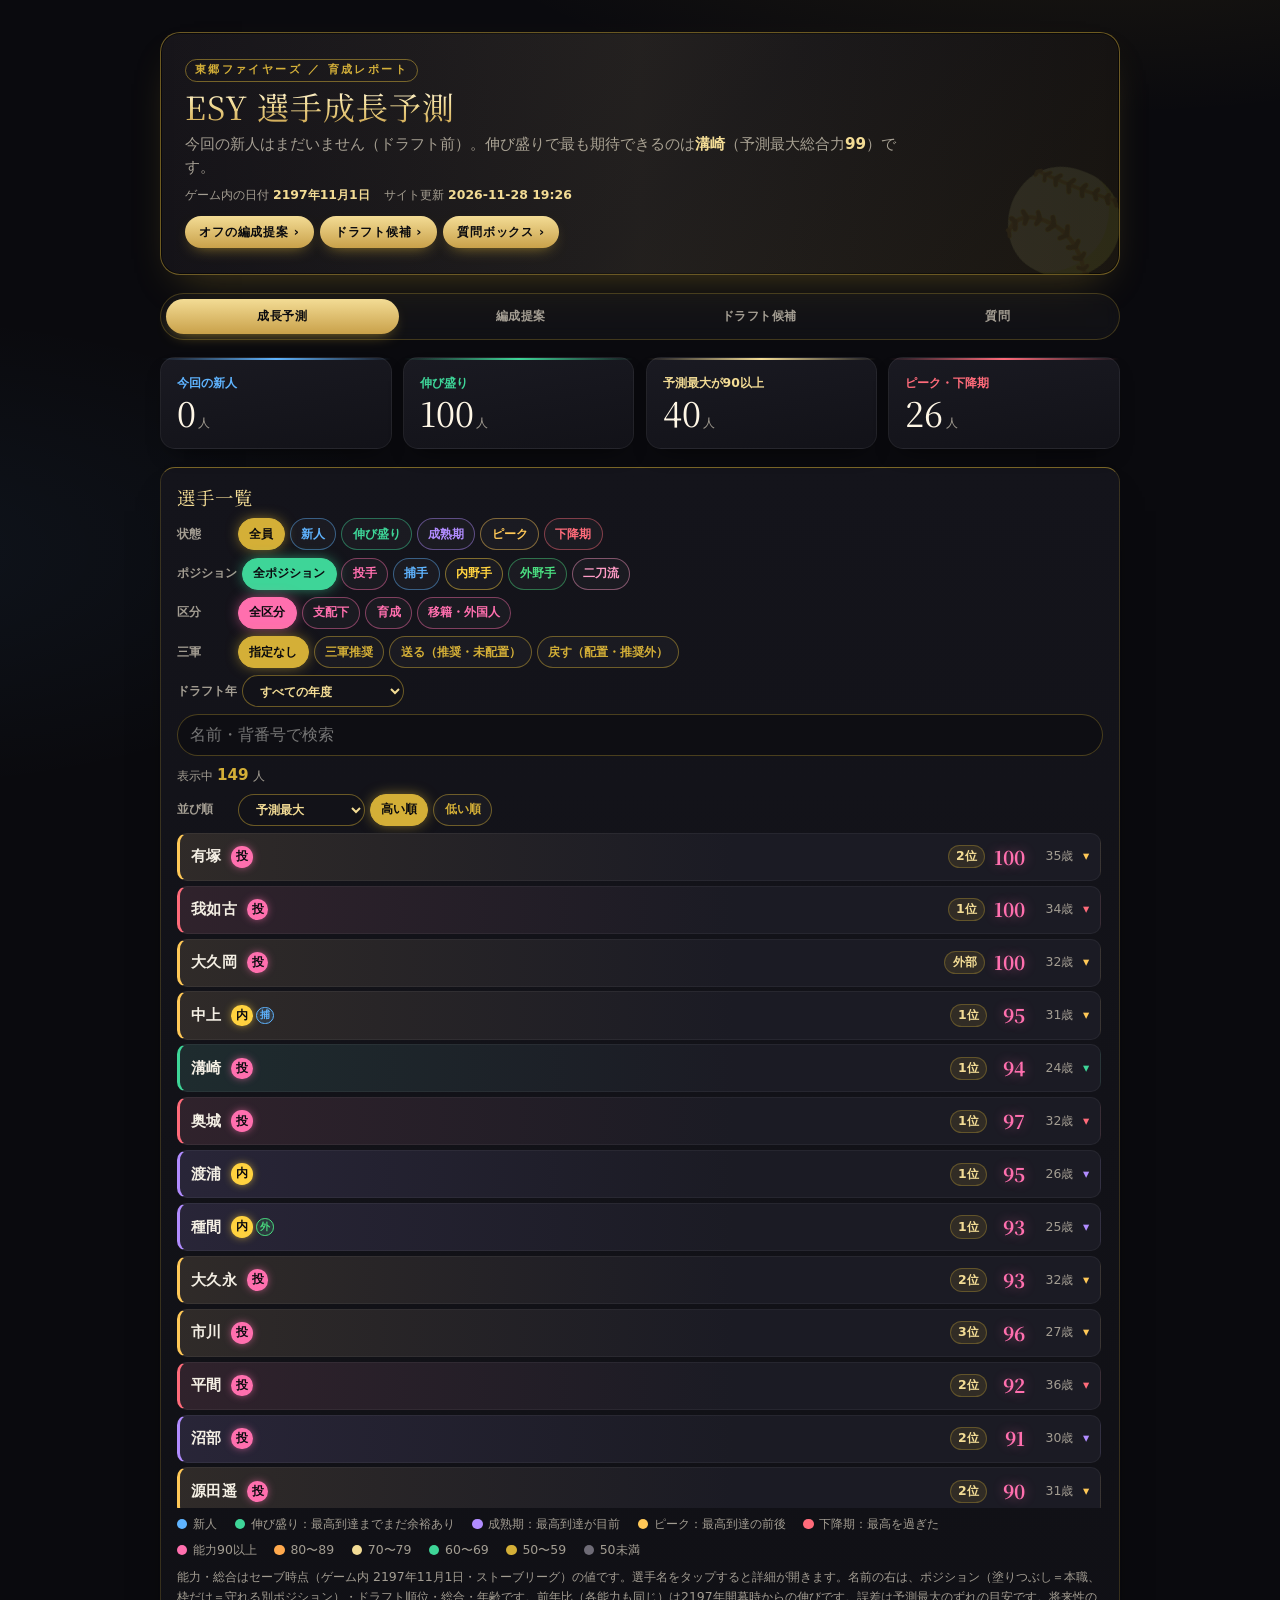
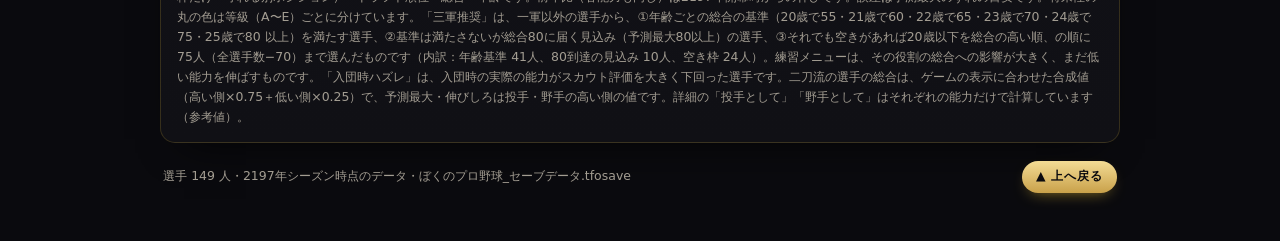
<file: docs/index.html>
<!DOCTYPE html>
<html lang="ja">
<head>
<meta charset="utf-8">
<meta name="viewport" content="width=device-width, initial-scale=1, viewport-fit=cover">
<meta name="color-scheme" content="dark">
<meta name="theme-color" content="#0a0a0e">
<title>ESY 選手成長予測</title>
<meta name="description" content="ぼくのプロ野球 選手成長予測ダッシュボード">
<link rel="preconnect" href="https://fonts.googleapis.com">
<link rel="preconnect" href="https://fonts.gstatic.com" crossorigin>
<link href="https://fonts.googleapis.com/css2?family=Noto+Serif+JP:wght@400;700&display=swap" rel="stylesheet">
<link rel="stylesheet" href="css/style.css">
</head>
<body>
<div class="bp" id="app">
  <header class="hero">
    <span class="eyebrow">ESY Co., ltd ／ 育成レポート</span>
    <h1>ESY 選手成長予測</h1>
    <p class="lede">今回の新人は<b id="s_new">—</b>人。新人で最も期待できるのは<b id="s_topnew">—</b>（予測最大総合力<b id="s_topnewv">—</b>）です。</p>
    <p class="asof" id="asof"></p>
    <div class="jumps">
      <button class="jump" type="button" data-tab="plan">オフの編成提案 ›</button>
      <button class="jump" type="button" data-tab="draft">ドラフト候補 ›</button>
      <button class="jump" type="button" data-tab="qa">質問ボックス ›</button>
    </div>
  </header>

  <nav class="tabs" id="tabs" aria-label="表示の切り替え">
    <button class="tab" type="button" data-tab="growth" aria-selected="true">成長予測</button>
    <button class="tab" type="button" data-tab="plan" aria-selected="false">編成提案</button>
    <button class="tab" type="button" data-tab="draft" aria-selected="false">ドラフト候補</button>
    <button class="tab" type="button" data-tab="qa" aria-selected="false">質問</button>
  </nav>

  <div class="panel" id="tab-growth">
  <div class="tiles">
    <div class="tile t1"><div class="lab">今回の新人</div><div class="num"><span id="t_new">—</span><span class="unit">人</span></div></div>
    <div class="tile t2"><div class="lab">伸び盛り</div><div class="num"><span id="t_grow">—</span><span class="unit">人</span></div></div>
    <div class="tile t3"><div class="lab">予測最大が<span id="th_star">—</span>以上</div><div class="num"><span id="t_star">—</span><span class="unit">人</span></div></div>
    <div class="tile t4"><div class="lab">ピーク・下降期</div><div class="num"><span id="t_peak">—</span><span class="unit">人</span></div></div>
  </div>

  <section class="card" id="list">
    <h2>選手一覧</h2>
    <div class="ctl">
      <span class="lbl">状態</span>
      <button class="chip" type="button" data-group="status" data-value="" aria-pressed="true">全員</button>
      <button class="chip" type="button" data-group="status" data-value="新人" aria-pressed="false">新人</button>
      <button class="chip" type="button" data-group="status" data-value="伸び盛り" aria-pressed="false">伸び盛り</button>
      <button class="chip" type="button" data-group="status" data-value="成熟期" aria-pressed="false">成熟期</button>
      <button class="chip" type="button" data-group="status" data-value="ピーク" aria-pressed="false">ピーク</button>
      <button class="chip" type="button" data-group="status" data-value="下降期" aria-pressed="false">下降期</button>
    </div>
    <div class="ctl">
      <span class="lbl">ポジション</span>
      <button class="chip" type="button" data-group="role" data-value="" aria-pressed="true">全ポジション</button>
      <button class="chip" type="button" data-group="role" data-value="投手" aria-pressed="false">投手</button>
      <button class="chip" type="button" data-group="role" data-value="捕手" aria-pressed="false">捕手</button>
      <button class="chip" type="button" data-group="role" data-value="内野手" aria-pressed="false">内野手</button>
      <button class="chip" type="button" data-group="role" data-value="外野手" aria-pressed="false">外野手</button>
      <button class="chip" type="button" data-group="role" data-value="二刀流" aria-pressed="false">二刀流</button>
    </div>
    <div class="ctl">
      <span class="lbl">区分</span>
      <button class="chip" type="button" data-group="kubun" data-value="" aria-pressed="true">全区分</button>
      <button class="chip" type="button" data-group="kubun" data-value="支配下" aria-pressed="false">支配下</button>
      <button class="chip" type="button" data-group="kubun" data-value="育成" aria-pressed="false">育成</button>
      <button class="chip" type="button" data-group="kubun" data-value="移籍・外国人" aria-pressed="false">移籍・外国人</button>
    </div>
    <div class="ctl">
      <span class="lbl">三軍</span>
      <button class="chip" type="button" data-group="tri" data-value="" aria-pressed="true">指定なし</button>
      <button class="chip" type="button" data-group="tri" data-value="rec" aria-pressed="false">三軍推奨</button>
      <button class="chip" type="button" data-group="tri" data-value="in" aria-pressed="false">送る（推奨・未配置）</button>
      <button class="chip" type="button" data-group="tri" data-value="out" aria-pressed="false">戻す（配置・推奨外）</button>
    </div>
    <div class="ctl">
      <span class="lbl">ドラフト年</span>
      <select class="sel" id="dyear" aria-label="ドラフト年で絞り込み"></select>
    </div>
    <div class="srch">
      <input class="search" id="search" type="search" placeholder="名前・背番号で検索" aria-label="名前・背番号で検索" autocomplete="off">
      <button class="sx" type="button" data-clear="search" aria-label="検索の文字をすべて消す" hidden>×</button>
    </div>
    <div class="count">表示中 <b id="shown">—</b> 人</div>
    <div class="ctl">
      <span class="lbl">並び順</span>
      <select class="sel" id="sortsel" aria-label="並び順">
        <option value="予測最大">予測最大</option>
        <option value="前年比">前年比</option>
        <option value="現在">総合</option>
        <option value="伸びしろ">伸びしろ</option>
        <option value="年齢">年齢</option>
        <option value="ドラフト年">ドラフト年</option>
        <option value="背番号">背番号</option>
        <option value="状態">状態</option>
      </select>
      <button class="chip" type="button" data-group="dir" data-value="-1" aria-pressed="true">高い順</button>
      <button class="chip" type="button" data-group="dir" data-value="1" aria-pressed="false">低い順</button>
    </div>
    <div class="plist" id="rows"><div class="wait">データを読み込んでいます…</div></div>
    <div class="legend"><span style="--k:var(--s-new)"><i></i>新人</span><span style="--k:var(--s-grow)"><i></i>伸び盛り：最高到達までまだ余裕あり</span><span style="--k:var(--s-mid)"><i></i>成熟期：最高到達が目前</span><span style="--k:var(--s-peak)"><i></i>ピーク：最高到達の前後</span><span style="--k:var(--s-down)"><i></i>下降期：最高を過ぎた</span></div>
    <div class="legend" id="ablegend"></div>
    <p class="note" id="note"></p>
  </section>
  </div>

  <div class="panel" id="tab-plan" hidden>
  <section class="card plan" id="plan">
    <h2>オフの編成提案</h2>
    <div class="count" id="plan_asof">読み込んでいます…</div>
    <div class="hcwrap" id="hc"></div>
    <div class="dpick" id="dpick" hidden>
      <div class="ctl">
        <span class="lbl">支配下の目標（ドラフト前）</span>
        <span class="ctl" id="tg_chips"></span>
      </div>
      <div class="ctl">
        <span class="lbl">ドラフトの指名人数</span>
        <label class="dpl">支配下 <input class="dpi" id="dp_reg" type="number" inputmode="numeric" min="0" max="20" value="0"></label>
        <label class="dpl">育成 <input class="dpi" id="dp_dev" type="number" inputmode="numeric" min="0" max="20" value="0"></label>
      </div>
      <div class="count">目標を選ぶと、支配下をその人数まで減らす案に切り替わります。育成の指名人数を入れると、ドラフト後に育成80人になるように育成の戦力外の人数が変わります。</div>
    </div>
    <div class="legend" id="plan_legend"></div>
    <div class="tiles ptiles" id="plan_tiles"></div>
    <div id="plan_lists"></div>
    <p class="note" id="plan_note"></p>
  </section>
  </div>

  <div class="panel" id="tab-draft" hidden>
  <section class="card dft" id="draftcard">
    <h2>ドラフト候補 <span class="h2sub" id="dft_year"></span></h2>
    <div class="count" id="dft_asof">読み込んでいます…</div>
    <div class="needs" id="dft_needs"></div>
    <div id="dft_rec"></div>
    <div id="dft_frames"></div>
    <div class="dftall" id="dft_allwrap" hidden>
      <h3 class="h3">候補の一覧 <span class="cnt" id="dft_n"></span></h3>
      <div class="ctl">
        <span class="lbl">ポジション</span>
        <button class="chip" type="button" data-dgroup="role" data-value="" aria-pressed="true">全ポジション</button>
        <button class="chip" type="button" data-dgroup="role" data-value="投手" aria-pressed="false">投手</button>
        <button class="chip" type="button" data-dgroup="role" data-value="捕手" aria-pressed="false">捕手</button>
        <button class="chip" type="button" data-dgroup="role" data-value="内野手" aria-pressed="false">内野手</button>
        <button class="chip" type="button" data-dgroup="role" data-value="外野手" aria-pressed="false">外野手</button>
        <button class="chip" type="button" data-dgroup="role" data-value="二刀流" aria-pressed="false">二刀流</button>
      </div>
      <div class="ctl">
        <span class="lbl">注目度</span>
        <button class="chip" type="button" data-dgroup="attn" data-value="" aria-pressed="true">すべて</button>
        <button class="chip" type="button" data-dgroup="attn" data-value="A" aria-pressed="false">A</button>
        <button class="chip" type="button" data-dgroup="attn" data-value="B" aria-pressed="false">B</button>
        <button class="chip" type="button" data-dgroup="attn" data-value="C" aria-pressed="false">C</button>
        <button class="chip" type="button" data-dgroup="attn" data-value="D" aria-pressed="false">D以下</button>
      </div>
      <div class="ctl">
        <span class="lbl">将来性</span>
        <button class="chip" type="button" data-dgroup="grade" data-value="" aria-pressed="true">すべて</button>
        <button class="chip" type="button" data-dgroup="grade" data-value="A" aria-pressed="false">A</button>
        <button class="chip" type="button" data-dgroup="grade" data-value="B" aria-pressed="false">B</button>
        <button class="chip" type="button" data-dgroup="grade" data-value="C" aria-pressed="false">C</button>
        <button class="chip" type="button" data-dgroup="grade" data-value="D" aria-pressed="false">D以下</button>
      </div>
      <div class="ctl">
        <span class="lbl">並び順</span>
        <select class="sel" id="dft_sort" aria-label="候補の並び順">
          <option value="予測最大">予測最大</option>
          <option value="スカウト順位">スカウト順位</option>
          <option value="関心数">興味球団数</option>
          <option value="総合">総合</option>
        </select>
        <button class="chip" type="button" data-dgroup="dir" data-value="-1" aria-pressed="true">高い順</button>
        <button class="chip" type="button" data-dgroup="dir" data-value="1" aria-pressed="false">低い順</button>
      </div>
      <div class="srch">
        <input class="search" id="dft_search" type="search" placeholder="名前で検索" aria-label="候補を名前で検索" autocomplete="off">
        <button class="sx" type="button" data-clear="dft_search" aria-label="検索の文字をすべて消す" hidden>×</button>
      </div>
      <div class="count">名前の左の □ をタップすると「指名済」になり、候補の一覧から消えます（下の指名済リストに入ります）。</div>
      <div class="plist" id="dft_rows"></div>
      <div class="pkd" id="dft_pickedwrap" hidden>
        <h3 class="h3">指名済リスト <span class="cnt" id="dft_pn"></span><button class="chip" type="button" id="dft_unpick_all">すべて候補に戻す</button></h3>
        <div class="count">チェックをタップすると候補の一覧に戻ります。指名済の記録はこの端末に保存されます。</div>
        <div class="plist" id="dft_picked"></div>
      </div>
    </div>
    <p class="note" id="dft_note"></p>
  </section>
  </div>

  <div class="panel" id="tab-qa" hidden>
  <section class="card qa" id="qa">
    <h2>質問ボックス</h2>
    <div class="count">これまでの質問 <b id="qa_n">—</b> 件　タップで回答が開きます</div>
    <div class="qalist" id="qalist"></div>
  </section>
  </div>

  <footer class="pagefoot">
    <span id="datainfo"></span>
    <button class="totop" type="button" data-jump="app">▲ 上へ戻る</button>
  </footer>
</div>
<script src="js/app.js"></script>
</body>
</html>
</file>
<file: docs/css/style.css>
/* ============================================================
   ESY 選手成長予測  スタイル（常に黒基調・金のアクセント）
   - 色はすべて :root の変数で決めている。変えたいときはここだけ
   - クラス名に「ad」を含めない（iPhoneの広告ブロック対策）
   ============================================================ */

:root {
  color-scheme: dark;
  --font-sans: system-ui, -apple-system, "Segoe UI", "Hiragino Sans", "Hiragino Kaku Gothic ProN", "BIZ UDPGothic", "Yu Gothic UI", "Meiryo", sans-serif;
  --font-serif: "Noto Serif JP", "Hiragino Mincho ProN", "Yu Mincho", "BIZ UDPMincho", serif;

  --fs-caption: .78rem;
  --fs-body: .95rem;
  --fs-heading: 1.15rem;
  --fs-title: 1.7rem;
  --radius: 10px;
  --gap-xs: .45rem;
  --gap-sm: .7rem;
  --gap-md: 1.1rem;
  --pad-md: 1rem;
  --pad-lg: 1.5rem;

  --color-bg: #0a0a0e;
  --color-panel: #15151c;
  --panel2: #1b1b24;
  --color-fg: #f4efe4;
  --color-fg-muted: #a39d92;
  --color-border-line: rgba(212, 175, 55, .18);
  --color-ok: #3ed598;
  --color-warn: #ffc857;
  --color-bad: #ff6b7a;
  --on-accent: #0a0a0e;
  --gold: #d4af37;
  --gold2: #f3dc95;
  --gold-soft: rgba(212, 175, 55, .12);
  --gold-line: rgba(212, 175, 55, .4);
  --c0: #d4af37; --c1: #ffa94d; --c2: #3ed598; --c3: #ff6fae;
  --c4: #b18cff; --c5: #f3dc95; --c6: #5fb4ff; --c7: #6e6b76;
  --p-p: #ff6fae; --p-c: #5fb4ff; --p-i: #ffd23f; --p-o: #4ade80;
  --s-new: #5fb4ff; --s-grow: #3ed598; --s-mid: #b18cff; --s-peak: #ffc857; --s-down: #ff6b7a;
  --hero-bg: linear-gradient(135deg, #17151a 0%, #100f14 55%, #1a1610 100%);
  --h1-grad: linear-gradient(180deg, #fff7df 0%, #f3dc95 45%, #c9a14a 100%);
  --tile-bg: linear-gradient(170deg, #1a1a22, #121218);
  --card-bg: linear-gradient(180deg, #14141b, #101015);
  --shadow: 0 20px 40px -24px rgba(0, 0, 0, .9);
  --row-line: rgba(255, 255, 255, .06);
  --row-bg: rgba(255, 255, 255, .02);
  --bar-track: rgba(255, 255, 255, .07);
  --bar-cur: rgba(244, 239, 228, .35);
  --page-bg: radial-gradient(1200px 500px at 85% -10%, rgba(212, 175, 55, .12), transparent 60%), radial-gradient(900px 400px at -10% 30%, rgba(95, 180, 255, .06), transparent 60%), #0a0a0e;
}

/* ---------- 土台 ---------- */
* { box-sizing: border-box; }
html { -webkit-text-size-adjust: 100%; background: #0a0a0e; }
body {
  margin: 0;
  background: var(--page-bg);
  color: var(--color-fg);
  font-family: var(--font-sans);
  font-size: var(--fs-body);
  line-height: 1.5;
  min-height: 100vh;
  overflow-x: hidden;
}
::selection { background: rgba(212, 175, 55, .35); }
button { font: inherit; }

.bp {
  display: flex; flex-direction: column; gap: var(--gap-md);
  max-width: 64rem; margin: 0 auto;
  padding: clamp(.9rem, 3vw, 2rem);
}

/* ---------- ヒーロー ---------- */
.hero {
  position: relative; overflow: hidden;
  border-radius: calc(var(--radius) * 2);
  padding: var(--pad-lg) var(--pad-lg) calc(var(--pad-lg) * 1.1);
  background: var(--hero-bg);
  border: 1px solid rgba(212, 175, 55, .45);
  box-shadow: 0 0 0 1px rgba(0, 0, 0, .6) inset, 0 18px 40px -20px rgba(212, 175, 55, .35);
}
.hero::before { content: ""; position: absolute; inset: 0; background: linear-gradient(90deg, transparent, rgba(243, 220, 149, .08), transparent); pointer-events: none; }
.hero::after { content: "⚾"; position: absolute; right: -.6rem; bottom: -1.6rem; font-size: 6.5rem; opacity: .09; transform: rotate(-18deg); pointer-events: none; filter: sepia(1) saturate(3) hue-rotate(5deg); }
.eyebrow { display: inline-block; font-size: .68rem; font-weight: 700; letter-spacing: .22em; text-transform: uppercase; color: var(--gold); border: 1px solid rgba(212, 175, 55, .5); padding: .15rem .55rem; border-radius: 999px; }
h1 {
  font-family: var(--font-serif); font-weight: 400;
  font-size: clamp(1.5rem, 4.5vw, 2rem); margin: .35rem 0 0; line-height: 1.2; letter-spacing: .03em;
  background: var(--h1-grad); -webkit-background-clip: text; background-clip: text; color: transparent;
}
.lede { margin: var(--gap-xs) 0 0; color: var(--color-fg-muted); max-width: 46rem; }
.lede b { font-weight: 700; color: var(--gold2); }
.asof { margin: .5rem 0 0; font-size: var(--fs-caption); color: var(--color-fg-muted); display: flex; flex-wrap: wrap; gap: .3rem .9rem; }
.asof b { color: var(--gold2); font-weight: 700; }
.jump, .totop {
  position: relative; z-index: 1; margin-top: .7rem;
  font-size: var(--fs-caption); font-weight: 700; letter-spacing: .06em;
  color: #0a0a0e; background: linear-gradient(180deg, #f3dc95, #c9a14a);
  border: 0; border-radius: 999px; padding: .4rem .9rem; cursor: pointer;
  box-shadow: 0 6px 16px -8px rgba(212, 175, 55, .8);
}

/* ---------- タイル ---------- */
.tiles { display: grid; grid-template-columns: repeat(auto-fit, minmax(min(100%, 9rem), 1fr)); gap: var(--gap-sm); }
.tile {
  --k: var(--c0); position: relative; border-radius: calc(var(--radius) * 1.5); padding: var(--pad-md);
  background: var(--tile-bg); border: 1px solid rgba(255, 255, 255, .06); box-shadow: 0 10px 24px -14px rgba(0, 0, 0, .9);
}
.tile::before { content: ""; position: absolute; left: 0; right: 0; top: 0; height: 2px; border-radius: 999px; background: linear-gradient(90deg, transparent, var(--k), transparent); }
.tile.t1 { --k: var(--s-new); } .tile.t2 { --k: var(--s-grow); } .tile.t3 { --k: var(--c5); } .tile.t4 { --k: var(--s-down); }
.tile .lab { font-size: var(--fs-caption); font-weight: 600; color: var(--k); }
.tile .num { font-family: var(--font-serif); font-size: calc(var(--fs-title) * 1.25); font-variant-numeric: tabular-nums; line-height: 1.15; color: #fff7e6; }
.tile .unit { font-size: var(--fs-caption); color: var(--color-fg-muted); margin-left: .15rem; font-family: var(--font-sans); }

/* ---------- カード ---------- */
.card {
  background: var(--card-bg); border: 1px solid rgba(212, 175, 55, .2); border-top: 1px solid rgba(212, 175, 55, .55);
  border-radius: calc(var(--radius) * 1.5); padding: var(--pad-md); display: flex; flex-direction: column; gap: var(--gap-xs);
  box-shadow: var(--shadow);
}
.card h2 { font-family: var(--font-serif); font-weight: 400; letter-spacing: .06em; color: var(--gold2); font-size: var(--fs-heading); margin: 0; }
.note { font-size: var(--fs-caption); color: var(--color-fg-muted); margin: 0; line-height: 1.6; }

/* ---------- 操作部品 ---------- */
.ctl { display: flex; flex-wrap: wrap; gap: .3rem; align-items: center; }
.ctl .lbl { font-size: var(--fs-caption); font-weight: 700; color: var(--color-fg-muted); min-width: 4.5em; }
.chip {
  --k: var(--c0); font-size: var(--fs-caption); font-weight: 600; padding: .25rem .65rem; border-radius: 999px; cursor: pointer;
  border: 1px solid color-mix(in srgb, var(--k) 45%, transparent); background: rgba(255, 255, 255, .03); color: var(--k);
  transition: background .15s; min-height: 2rem;
}
.chip[aria-pressed="true"] { background: var(--k); color: var(--on-accent); border-color: var(--k); box-shadow: 0 0 14px -2px color-mix(in srgb, var(--k) 70%, transparent); }
.chip[data-value="新人"] { --k: var(--s-new); } .chip[data-value="伸び盛り"] { --k: var(--s-grow); } .chip[data-value="成熟期"] { --k: var(--s-mid); }
.chip[data-value="ピーク"] { --k: var(--s-peak); } .chip[data-value="下降期"] { --k: var(--s-down); }
.chip[data-group="role"] { --k: var(--c2); } .chip[data-group="kubun"] { --k: var(--c3); } .chip[data-group="tri"] { --k: var(--gold); }
.chip[data-group="role"][data-value="投手"] { --k: var(--p-p); } .chip[data-group="role"][data-value="捕手"] { --k: var(--p-c); }
.chip[data-group="role"][data-value="内野手"] { --k: var(--p-i); } .chip[data-group="role"][data-value="外野手"] { --k: var(--p-o); }
.sel {
  font: inherit; font-size: var(--fs-caption); font-weight: 700; padding: .35rem 2rem .35rem .8rem; border-radius: 999px; cursor: pointer;
  color: var(--gold2); border: 1.5px solid rgba(212, 175, 55, .45); background: #121218; min-height: 2rem;
}
.sel option { background: #121218; color: var(--color-fg); }
.search {
  font: inherit; font-size: 16px; padding: .5rem .75rem; border: 1.5px solid rgba(212, 175, 55, .3); border-radius: 999px;
  background: #0e0e13; color: var(--color-fg); width: 100%;
}
.search:focus { outline: none; border-color: var(--gold); box-shadow: 0 0 0 3px rgba(212, 175, 55, .2); }
.count { font-size: var(--fs-caption); color: var(--color-fg-muted); }
.count b { color: var(--gold); font-size: var(--fs-body); }

/* ---------- 選手リスト ---------- */
.plist { display: flex; flex-direction: column; gap: .3rem; max-height: 75vh; overflow: auto; padding-right: .1rem; scrollbar-color: rgba(212, 175, 55, .4) transparent; }
.wait, .error { padding: 1rem; color: var(--color-fg-muted); font-size: var(--fs-caption); }
.error { color: var(--color-bad); border: 1px solid var(--color-bad); border-radius: var(--radius); line-height: 1.7; }
.pl {
  --k: var(--c7);
  background: linear-gradient(90deg, color-mix(in srgb, var(--k) 9%, var(--panel2)), var(--panel2) 60%);
  border: 1px solid rgba(255, 255, 255, .05); border-left: 3px solid var(--k); border-radius: var(--radius);
  transition: border-color .15s, box-shadow .15s;
}
.pl:hover { border-color: rgba(212, 175, 55, .35); }
.pl.open { background: linear-gradient(180deg, color-mix(in srgb, var(--k) 12%, #1d1d27), #17171f); border-color: rgba(212, 175, 55, .4); box-shadow: 0 12px 28px -16px rgba(0, 0, 0, .95), 0 0 0 1px rgba(212, 175, 55, .12); }
.plh {
  color: var(--color-fg); background: none; border: 0; width: 100%;
  display: flex; align-items: center; gap: .6rem; padding: .55rem .7rem; cursor: pointer; text-align: left;
}
.plh .nm { font-weight: 700; font-size: var(--fs-body); letter-spacing: .02em; flex: 0 1 auto; min-width: 0; overflow: hidden; text-overflow: ellipsis; white-space: nowrap; }
.plh .pos { display: inline-flex; gap: .2rem; align-items: center; margin-right: auto; }
.plh .pm0 { display: inline-flex; align-items: center; justify-content: center; width: 1.35rem; height: 1.35rem; border-radius: 50%; font-size: .72rem; font-weight: 800; color: #0a0a0e; background: var(--pc); box-shadow: 0 0 10px -2px var(--pc); }
.plh .ps { display: inline-flex; align-items: center; justify-content: center; width: 1.1rem; height: 1.1rem; border-radius: 50%; font-size: .6rem; font-weight: 800; color: var(--pc); border: 1.5px solid var(--pc); background: color-mix(in srgb, var(--pc) 12%, transparent); }
.plh .rk { font-size: var(--fs-caption); font-weight: 700; padding: .08rem .45rem; border-radius: 999px; white-space: nowrap; color: var(--gold2); background: rgba(212, 175, 55, .12); border: 1px solid rgba(212, 175, 55, .3); }
.plh .rk.dev { color: #ff9cc6; background: rgba(255, 111, 174, .1); border-color: rgba(255, 111, 174, .35); }
.plh .ov { font-family: var(--font-serif); font-size: calc(var(--fs-body) * 1.25); font-weight: 700; color: var(--t); min-width: 1.8rem; text-align: right; font-variant-numeric: tabular-nums; text-shadow: 0 0 12px color-mix(in srgb, var(--t) 45%, transparent); }
.plh .ag { font-variant-numeric: tabular-nums; color: var(--color-fg-muted); font-size: var(--fs-caption); min-width: 2.4rem; text-align: right; }
.plh .chev { color: var(--k); font-size: var(--fs-caption); }

.pld { padding: 0 .7rem .7rem; display: flex; flex-direction: column; gap: .55rem; }
.tags { display: flex; flex-wrap: wrap; gap: .3rem; align-items: center; }
.tag { display: inline-flex; align-items: center; gap: .3rem; font-size: var(--fs-caption); padding: .12rem .5rem; border-radius: 999px; background: rgba(255, 255, 255, .05); border: 1px solid rgba(255, 255, 255, .06); }
.tag .grd { width: 1.25rem; height: 1.25rem; }
.pill { display: inline-block; font-size: var(--fs-caption); font-weight: 700; padding: .15rem .55rem; border-radius: 999px; color: var(--k); background: color-mix(in srgb, var(--k) 15%, transparent); border: 1px solid color-mix(in srgb, var(--k) 40%, transparent); }
.grd { display: inline-flex; align-items: center; justify-content: center; width: 1.6rem; height: 1.6rem; border-radius: 50%; font-weight: 800; font-size: var(--fs-caption); color: #0a0a0e; background: var(--k); }
.miss { display: inline-flex; align-items: center; gap: .25rem; font-size: var(--fs-caption); font-weight: 800; padding: .12rem .55rem; border-radius: 999px; color: #0a0a0e; background: linear-gradient(180deg, #ff8a95, #e04e5c); box-shadow: 0 0 10px -3px #ff6b7a; }
.miss::before { content: "✕"; font-size: .7em; }
.trirec { display: inline-flex; align-items: center; font-size: var(--fs-caption); font-weight: 800; padding: .12rem .55rem; border-radius: 999px; color: #0a0a0e; background: linear-gradient(180deg, #f3dc95, #c9a14a); box-shadow: 0 0 10px -3px #d4af37; }
.posl { display: flex; flex-wrap: wrap; gap: .3rem; }
.pp { display: inline-flex; align-items: center; gap: .35rem; font-size: var(--fs-caption); padding: .12rem .55rem; border-radius: 999px; color: var(--pc); border: 1px solid color-mix(in srgb, var(--pc) 45%, transparent); background: color-mix(in srgb, var(--pc) 10%, transparent); }
.pp b { color: var(--color-fg); font-variant-numeric: tabular-nums; }
.stats { display: grid; grid-template-columns: repeat(3, 1fr); gap: .35rem; }
.st { background: #0f0f15; border: 1px solid rgba(255, 255, 255, .05); border-radius: var(--radius); padding: .35rem .5rem; }
.st .sl { font-size: var(--fs-caption); color: var(--color-fg-muted); letter-spacing: .06em; }
.st .sv { font-family: var(--font-serif); font-size: calc(var(--fs-body) * 1.35); font-variant-numeric: tabular-nums; line-height: 1.2; }
.st.yoy .sv { color: var(--k); font-weight: 700; }
.st.pm .sv { color: var(--k); }
.bar { position: relative; height: .55rem; border-radius: 999px; background: var(--bar-track); overflow: hidden; }
.bar .cur { position: absolute; left: 0; top: 0; bottom: 0; background: var(--bar-cur); }
.bar .up { position: absolute; top: 0; bottom: 0; background: linear-gradient(90deg, color-mix(in srgb, var(--k) 55%, transparent), var(--k)); box-shadow: 0 0 10px color-mix(in srgb, var(--k) 60%, transparent); }
.abs { display: grid; grid-template-columns: repeat(5, 1fr); gap: .3rem; }
.ab { background: linear-gradient(180deg, color-mix(in srgb, var(--k) 14%, #121218), #0f0f15); border: 1px solid color-mix(in srgb, var(--k) 30%, transparent); border-radius: var(--radius); padding: .3rem .2rem .35rem; text-align: center; min-width: 0; }
.ab .al { font-size: var(--fs-caption); color: var(--color-fg-muted); }
.ab .av { font-weight: 800; color: var(--k); font-size: calc(var(--fs-body) * 1.15); font-variant-numeric: tabular-nums; }
.ab .yd { display: inline-block; margin-top: .1rem; font-size: .72rem; font-weight: 800; color: var(--d); font-variant-numeric: tabular-nums; line-height: 1.2; padding: .02rem .4rem; border-radius: 999px; background: color-mix(in srgb, var(--d) 16%, transparent); white-space: nowrap; }
.ab .mb { height: .25rem; border-radius: 999px; background: var(--bar-track); margin: .15rem .2rem 0; overflow: hidden; }
.ab .mb i { display: block; height: 100%; background: var(--k); }
.menu { display: flex; gap: .5rem; align-items: center; flex-wrap: wrap; font-size: var(--fs-caption); background: rgba(212, 175, 55, .08); border: 1px solid rgba(212, 175, 55, .3); border-radius: var(--radius); padding: .4rem .6rem; }
.menu .ml { color: var(--gold); font-weight: 700; letter-spacing: .05em; }
.menu .mv { color: var(--color-fg); font-weight: 700; }
.foot { font-size: var(--fs-caption); color: var(--color-fg-muted); }
.legend { display: flex; flex-wrap: wrap; gap: var(--gap-xs) var(--gap-md); font-size: var(--fs-caption); color: var(--color-fg-muted); }
.legend span { display: inline-flex; align-items: center; gap: .35rem; }
.legend i { width: .65rem; height: .65rem; border-radius: 50%; background: var(--k); display: inline-block; }

/* ---------- 質問ボックス ---------- */
.qa { border-top-color: rgba(212, 175, 55, .8); }
.qalist { display: flex; flex-direction: column; gap: .35rem; }
.qi { --k: var(--gold); border: 1px solid rgba(255, 255, 255, .06); border-left: 3px solid var(--k); border-radius: var(--radius); background: linear-gradient(90deg, color-mix(in srgb, var(--k) 8%, var(--panel2)), var(--panel2) 60%); }
.qi.open { border-color: rgba(212, 175, 55, .4); box-shadow: 0 12px 28px -16px rgba(0, 0, 0, .95); }
.qh { color: var(--color-fg); background: none; border: 0; width: 100%; display: grid; grid-template-columns: 1fr auto; grid-template-areas: "m c" "t c"; gap: .2rem .6rem; padding: .6rem .75rem; cursor: pointer; text-align: left; align-items: center; }
.qm { grid-area: m; display: flex; gap: .4rem; align-items: center; flex-wrap: wrap; }
.qno { font-family: var(--font-serif); color: var(--gold2); font-size: var(--fs-caption); letter-spacing: .05em; }
.qcat { font-size: .68rem; font-weight: 700; color: var(--k); border: 1px solid color-mix(in srgb, var(--k) 45%, transparent); background: color-mix(in srgb, var(--k) 10%, transparent); border-radius: 999px; padding: .05rem .45rem; }
.qt { grid-area: t; font-weight: 700; line-height: 1.45; }
.qh .chev { grid-area: c; color: var(--k); }
.qb { padding: 0 .75rem .8rem; display: flex; flex-direction: column; gap: .55rem; line-height: 1.6; }
.qc { display: flex; gap: .55rem; align-items: flex-start; background: linear-gradient(90deg, rgba(212, 175, 55, .14), rgba(212, 175, 55, .03)); border: 1px solid rgba(212, 175, 55, .35); border-radius: var(--radius); padding: .55rem .65rem; font-weight: 700; color: #fff7e6; }
.qcl { flex: none; font-size: .68rem; letter-spacing: .12em; color: #0a0a0e; background: var(--gold); border-radius: 3px; padding: .1rem .35rem; margin-top: .2rem; }
.qtw { overflow-x: auto; -webkit-overflow-scrolling: touch; }
.qtab { border-collapse: collapse; width: 100%; font-size: var(--fs-caption); font-variant-numeric: tabular-nums; }
.qtab th { background: rgba(212, 175, 55, .12); color: var(--gold2); font-weight: 700; padding: .35rem .45rem; border-bottom: 1px solid rgba(212, 175, 55, .4); text-align: left; white-space: nowrap; }
.qtab td { padding: .32rem .45rem; border-bottom: 1px solid rgba(255, 255, 255, .06); white-space: nowrap; }
.qtab tr:nth-child(odd) td { background: rgba(255, 255, 255, .02); }
.qtab td:first-child { color: var(--color-fg); font-weight: 600; }
.qul { margin: 0; padding-left: 1.1rem; color: var(--color-fg); }
.qul li { margin: .15rem 0; }
.qul li::marker { color: var(--gold); }
.qp { margin: 0; }

/* ---------- フッター ---------- */
.pagefoot { display: flex; justify-content: space-between; align-items: center; flex-wrap: wrap; gap: .5rem; font-size: var(--fs-caption); color: var(--color-fg-muted); padding: 0 .2rem 1rem; }
.totop { margin-top: 0; }

/* ---------- スマホ ---------- */
@media (max-width: 640px) {
  .bp { gap: var(--gap-sm); }
  .hero { padding: 1.1rem 1rem 1.2rem; }
  .ctl .lbl { min-width: 0; width: 100%; }
  .plist { max-height: none; overflow: visible; }
  .plh { flex-wrap: wrap; gap: .35rem .5rem; padding: .55rem .6rem; }
  .plh .nm { flex: 1 1 100%; white-space: normal; }
  .plh .pos { margin-right: auto; }
  .plh .ag { min-width: 0; }
  .abs { gap: .2rem; }
  .ab { padding: .25rem .1rem .3rem; }
  .ab .al { font-size: .68rem; }
  .ab .av { font-size: var(--fs-body); }
  .ab .yd { font-size: .62rem; padding: .02rem .25rem; }
  .tile .num { font-size: calc(var(--fs-title) * 1.05); }
}
@media (max-width: 380px) {
  .abs { grid-template-columns: repeat(3, 1fr); }
}

/* ---------- タブ ---------- */
.tabs { display: flex; gap: .35rem; padding: .3rem; border-radius: 999px; background: rgba(255, 255, 255, .03); border: 1px solid rgba(212, 175, 55, .25); position: sticky; top: .4rem; z-index: 5; backdrop-filter: blur(8px); -webkit-backdrop-filter: blur(8px); }
.tab { flex: 1 1 0; min-width: 0; font-size: var(--fs-caption); font-weight: 700; letter-spacing: .04em; padding: .5rem .3rem; border-radius: 999px; border: 0; cursor: pointer; color: var(--color-fg-muted); background: transparent; white-space: nowrap; overflow: hidden; text-overflow: ellipsis; min-height: 2.2rem; }
.tab[aria-selected="true"] { color: #0a0a0e; background: linear-gradient(180deg, #f3dc95, #c9a14a); box-shadow: 0 6px 16px -8px rgba(212, 175, 55, .8); }
.panel { display: flex; flex-direction: column; gap: var(--gap-md); }
.panel[hidden] { display: none; }
.jumps { display: flex; flex-wrap: wrap; gap: .4rem; }
.jumps .jump { margin-top: .7rem; }

/* ---------- オフの編成提案 ---------- */
.plan { border-top-color: rgba(62, 213, 152, .7); }
.hcwrap { overflow: hidden; }
.hc { width: 100%; border-collapse: collapse; font-size: var(--fs-caption); font-variant-numeric: tabular-nums; table-layout: fixed; }
.hc th, .hc td { padding: .4rem .3rem; text-align: center; border-bottom: 1px solid rgba(255, 255, 255, .06); }
.hc th { color: var(--gold2); font-weight: 700; background: rgba(212, 175, 55, .1); }
.hc td:first-child, .hc th:first-child { text-align: left; color: var(--color-fg); font-weight: 700; }
.hc td b { font-family: var(--font-serif); font-size: calc(var(--fs-body) * 1.2); color: var(--color-fg); }
.hc td.over b { color: var(--color-bad); } .hc td.near b { color: var(--color-warn); } .hc td.ok b { color: var(--color-ok); }
.hc td small { display: block; color: var(--color-fg-muted); font-size: .68rem; }
.dpick { background: rgba(212, 175, 55, .06); border: 1px solid rgba(212, 175, 55, .25); border-radius: var(--radius); padding: .5rem .6rem; }
.dpl { display: inline-flex; align-items: center; gap: .35rem; font-size: var(--fs-caption); font-weight: 700; color: var(--gold2); }
.dpi { width: 4.2rem; font: inherit; font-size: 16px; padding: .3rem .4rem; border-radius: 8px; border: 1.5px solid rgba(212, 175, 55, .4); background: #0e0e13; color: var(--color-fg); text-align: center; }
.dpi:focus { outline: none; border-color: var(--gold); box-shadow: 0 0 0 3px rgba(212, 175, 55, .2); }
.pls { display: flex; flex-direction: column; gap: .4rem; margin-top: .6rem; }
.pls h3 { font-family: var(--font-serif); font-weight: 400; font-size: var(--fs-body); letter-spacing: .05em; color: var(--gold2); margin: 0; display: flex; align-items: center; gap: .5rem; flex-wrap: wrap; }
.pls h3 .no { display: inline-flex; align-items: center; justify-content: center; width: 1.5rem; height: 1.5rem; border-radius: 50%; background: var(--gold); color: #0a0a0e; font-family: var(--font-sans); font-weight: 800; font-size: var(--fs-caption); }
.pls h3 .cnt { font-family: var(--font-sans); font-size: var(--fs-caption); color: var(--color-fg-muted); }
.pls .desc { font-size: var(--fs-caption); color: var(--color-fg-muted); margin: 0; line-height: 1.5; }
.pls .none { font-size: var(--fs-caption); color: var(--color-fg-muted); padding: .4rem .6rem; border: 1px dashed rgba(255, 255, 255, .12); border-radius: var(--radius); }
.ptab { width: 100%; border-collapse: collapse; font-size: var(--fs-caption); font-variant-numeric: tabular-nums; }
.ptab th { text-align: left; font-weight: 700; color: var(--gold2); background: rgba(212, 175, 55, .1); padding: .35rem .4rem; border-bottom: 1px solid rgba(212, 175, 55, .35); white-space: nowrap; }
.ptab td { padding: .35rem .4rem; border-bottom: 1px solid rgba(255, 255, 255, .06); vertical-align: middle; }
.ptab tr { --k: var(--c7); }
.ptab tbody tr:nth-child(odd) td { background: rgba(255, 255, 255, .02); }
.ptab td.nm { font-weight: 700; color: var(--color-fg); }
.ptab td.nm .un { color: var(--color-fg-muted); font-weight: 400; margin-left: .2rem; }
.ptab td.nm .fo { display: inline-block; margin-left: .3rem; font-size: .66rem; font-weight: 800; color: #0a0a0e; background: var(--c6); border-radius: 4px; padding: 0 .3rem; vertical-align: middle; }
.ptab td.nm .mk { display: inline-block; margin-left: .3rem; font-size: .66rem; font-weight: 800; color: var(--c3); border: 1px solid var(--c3); border-radius: 4px; padding: 0 .3rem; vertical-align: middle; }
.ptab td.num { text-align: right; }
.ptab td.pm b { color: var(--gold2); }
.ptab td.up b { color: var(--s-grow); }
.ptab td.jd .pill { white-space: nowrap; }
.ptab .bd { display: inline-block; margin-left: .25rem; font-size: .62rem; font-weight: 800; color: var(--color-warn); border: 1px dashed var(--color-warn); border-radius: 4px; padding: 0 .25rem; vertical-align: middle; }
.ptab td.rs small { color: var(--color-fg-muted); font-size: .68rem; line-height: 1.3; }
.ptab tr.dim td { opacity: .45; }
.ptab .pz { display: inline-flex; align-items: center; justify-content: center; width: 1.3rem; height: 1.3rem; border-radius: 50%; font-size: .68rem; font-weight: 800; color: #0a0a0e; background: var(--pc); }
.dft { margin-top: .8rem; display: flex; flex-direction: column; gap: .4rem; }
.rec { background: linear-gradient(90deg, rgba(212, 175, 55, .16), rgba(212, 175, 55, .04)); border: 1px solid rgba(212, 175, 55, .4); border-radius: var(--radius); padding: .55rem .7rem; font-weight: 700; color: #fff7e6; line-height: 1.6; }
.rec .rl { display: inline-block; font-size: .68rem; letter-spacing: .12em; color: #0a0a0e; background: var(--gold); border-radius: 3px; padding: .1rem .35rem; margin-right: .4rem; vertical-align: middle; }
.decl { font-size: var(--fs-caption); color: var(--color-fg-muted); }
.decl b { color: var(--c6); }

@media (max-width: 640px) {
  .tabs { top: .3rem; }
  .tab { font-size: .72rem; padding: .5rem .2rem; letter-spacing: 0; }
  .hc th, .hc td { padding: .35rem .15rem; font-size: .72rem; }
  .hc td b { font-size: var(--fs-body); }
  .ptab thead { display: none; }
  .ptab, .ptab tbody { display: block; }
  .ptab tbody tr { display: grid; grid-template-columns: repeat(4, 1fr); gap: .1rem .3rem; padding: .45rem .55rem; margin-bottom: .3rem; border-radius: var(--radius); border: 1px solid rgba(255, 255, 255, .05); border-left: 3px solid var(--k); background: linear-gradient(90deg, color-mix(in srgb, var(--k) 9%, var(--panel2)), var(--panel2) 60%); }
  .ptab tbody tr:nth-child(odd) td { background: transparent; }
  .ptab td { display: block; padding: 0; border: 0; min-width: 0; }
  .ptab td.num { text-align: left; }
  .ptab td::before { content: attr(data-l); display: block; font-size: .62rem; color: var(--color-fg-muted); line-height: 1.2; }
  .ptab td.nm { grid-column: 1 / 4; grid-row: 1; font-size: var(--fs-body); align-self: center; }
  .ptab td.nm::before { content: none; }
  /* 判定のラベルが長いとき（残留（ポジション確保）など）は、右へはみ出さず左へ伸ばす */
  .ptab td.jd { grid-column: 4; grid-row: 1; display: flex; justify-content: flex-end; align-self: center; white-space: nowrap; }
  .ptab td.jd::before { content: none; }
  .ptab td.rs { grid-column: 1 / -1; }
  .ptab td.rs::before { content: none; }
  .ptab td.rs:empty, .ptab td.rs small:empty { display: none; }
  .ptab.dtab tbody tr { grid-template-columns: repeat(4, 1fr); }
}

/* ---------- 注目度・二刀流 ---------- */
.tw { display: inline-flex; align-items: center; font-size: var(--fs-caption); font-weight: 800; padding: .12rem .55rem; border-radius: 999px; color: #0a0a0e; background: linear-gradient(90deg, #ff6fae, #4ade80); box-shadow: 0 0 10px -3px #ff6fae; }
.plh .tw { font-size: .62rem; padding: .05rem .4rem; }
.side { border: 1px solid rgba(255, 255, 255, .08); border-left: 3px solid var(--pc); border-radius: var(--radius); padding: .5rem .6rem; display: flex; flex-direction: column; gap: .45rem; background: rgba(255, 255, 255, .02); }
.side .sh { display: flex; align-items: center; gap: .5rem; flex-wrap: wrap; font-weight: 700; color: var(--pc); }
.side .sh .ref { font-size: .66rem; font-weight: 700; color: var(--color-fg-muted); border: 1px dashed rgba(255, 255, 255, .25); border-radius: 4px; padding: 0 .3rem; }
.sides { display: flex; flex-direction: column; gap: .5rem; }

/* ---------- ドラフト候補 ---------- */
.dft.card { border-top-color: rgba(255, 111, 174, .7); }
.h2sub { font-family: var(--font-sans); font-size: var(--fs-caption); color: var(--color-fg-muted); letter-spacing: 0; margin-left: .4rem; }
.h3 { font-family: var(--font-serif); font-weight: 400; font-size: var(--fs-body); letter-spacing: .05em; color: var(--gold2); margin: .4rem 0 0; display: flex; align-items: center; gap: .5rem; flex-wrap: wrap; }
.h3 .cnt { font-family: var(--font-sans); font-size: var(--fs-caption); color: var(--color-fg-muted); }
.needs { display: flex; flex-direction: column; gap: .3rem; font-size: var(--fs-caption); background: rgba(95, 180, 255, .07); border: 1px solid rgba(95, 180, 255, .3); border-radius: var(--radius); padding: .5rem .65rem; }
.needs:empty { display: none; }
.needs .nh { font-weight: 700; color: var(--c6); }
.needs .ni { display: flex; gap: .4rem; align-items: baseline; flex-wrap: wrap; color: var(--color-fg); }
.needs .ni b { color: var(--c6); white-space: nowrap; }
.needs .nc { color: var(--color-fg-muted); }
.frame { display: flex; flex-direction: column; gap: .3rem; margin-top: .5rem; }
.frame .fh { display: flex; align-items: center; gap: .5rem; flex-wrap: wrap; }
.frame .fh .ft { font-family: var(--font-serif); font-size: var(--fs-body); color: var(--k); letter-spacing: .05em; }
.frame .fh .fd { font-size: var(--fs-caption); color: var(--color-fg-muted); }
.frame .none { font-size: var(--fs-caption); color: var(--color-fg-muted); padding: .4rem .6rem; border: 1px dashed rgba(255, 255, 255, .12); border-radius: var(--radius); }
.dftall { display: flex; flex-direction: column; gap: var(--gap-xs); margin-top: .6rem; }
.plh .sr { font-size: var(--fs-caption); color: var(--color-fg-muted); white-space: nowrap; }
.plh .lot { font-size: .66rem; font-weight: 800; padding: .05rem .4rem; border-radius: 999px; color: var(--k); border: 1px solid color-mix(in srgb, var(--k) 50%, transparent); white-space: nowrap; }
.pl.dim { opacity: .55; }
.fit { display: inline-flex; align-items: center; gap: .3rem; font-size: var(--fs-caption); font-weight: 700; padding: .12rem .55rem; border-radius: 999px; color: var(--c6); border: 1px solid color-mix(in srgb, var(--c6) 50%, transparent); background: color-mix(in srgb, var(--c6) 10%, transparent); }
.memo { font-size: var(--fs-caption); color: var(--color-fg-muted); line-height: 1.5; }

/* 二刀流の絞り込みボタン（成長予測・ドラフト候補のポジション欄） */
.chip[data-value="二刀流"] { --k: #ff9cc6; }

/* ---------- 検索欄の一括削除ボタン ---------- */
.srch { position: relative; }
.srch .search { padding-right: 2.8rem; }
.search::-webkit-search-cancel-button { -webkit-appearance: none; display: none; }
.sx { position: absolute; right: .3rem; top: 50%; transform: translateY(-50%); width: 2.2rem; height: 2.2rem; border-radius: 50%; border: 0; cursor: pointer; background: rgba(255, 255, 255, .12); color: var(--color-fg); font-size: 1.2rem; line-height: 1; display: flex; align-items: center; justify-content: center; padding: 0; }
.sx[hidden] { display: none; }
.sx:active { background: rgba(212, 175, 55, .4); }

/* ---------- ドラフト候補：指名済のチェック ---------- */
.plrow { display: flex; align-items: stretch; }
.plrow .plh { flex: 1 1 0; min-width: 0; width: auto; }
.pick { flex: none; width: 2.7rem; border: 0; background: none; cursor: pointer; padding: 0; display: flex; align-items: center; justify-content: center; }
.pick i { width: 1.45rem; height: 1.45rem; border-radius: 6px; border: 2px solid var(--gold-line); display: flex; align-items: center; justify-content: center; font-style: normal; font-weight: 800; font-size: .95rem; color: #0a0a0e; background: rgba(255, 255, 255, .03); }
.pick[aria-pressed="true"] i { background: var(--gold); border-color: var(--gold); }
.pkd { display: flex; flex-direction: column; gap: var(--gap-xs); margin-top: .9rem; padding-top: .7rem; border-top: 1px dashed rgba(212, 175, 55, .35); }
.pkd .h3 .chip { margin-left: auto; }
.pkd .pl { opacity: .75; }

/* ---------- 編成提案：5つの枠（タップで一覧を開く） ---------- */
button.tile { font: inherit; color: inherit; text-align: left; cursor: pointer; width: 100%; display: block; -webkit-appearance: none; appearance: none; }
.ptiles .tile .lab { font-size: var(--fs-caption); font-weight: 700; color: var(--k); line-height: 1.35; padding-right: .9rem; }
.ptiles .tile .sub { font-size: .68rem; color: var(--color-fg-muted); line-height: 1.35; min-height: .95rem; }
.ptiles .tile[aria-pressed="true"] { border-color: var(--k); background: linear-gradient(170deg, color-mix(in srgb, var(--k) 16%, #1a1a22), #121218); box-shadow: 0 0 0 1px var(--k), 0 10px 24px -14px rgba(0, 0, 0, .9); }
.ptiles .tile .tapm { position: absolute; right: .6rem; top: .55rem; font-size: var(--fs-caption); color: var(--k); }

/* ---------- 編成提案：支配下の目標の切り替え ---------- */
.dpick { display: flex; flex-direction: column; gap: .45rem; }
.chip[data-tg] { --k: var(--gold); min-width: 3.2rem; }
</file>
